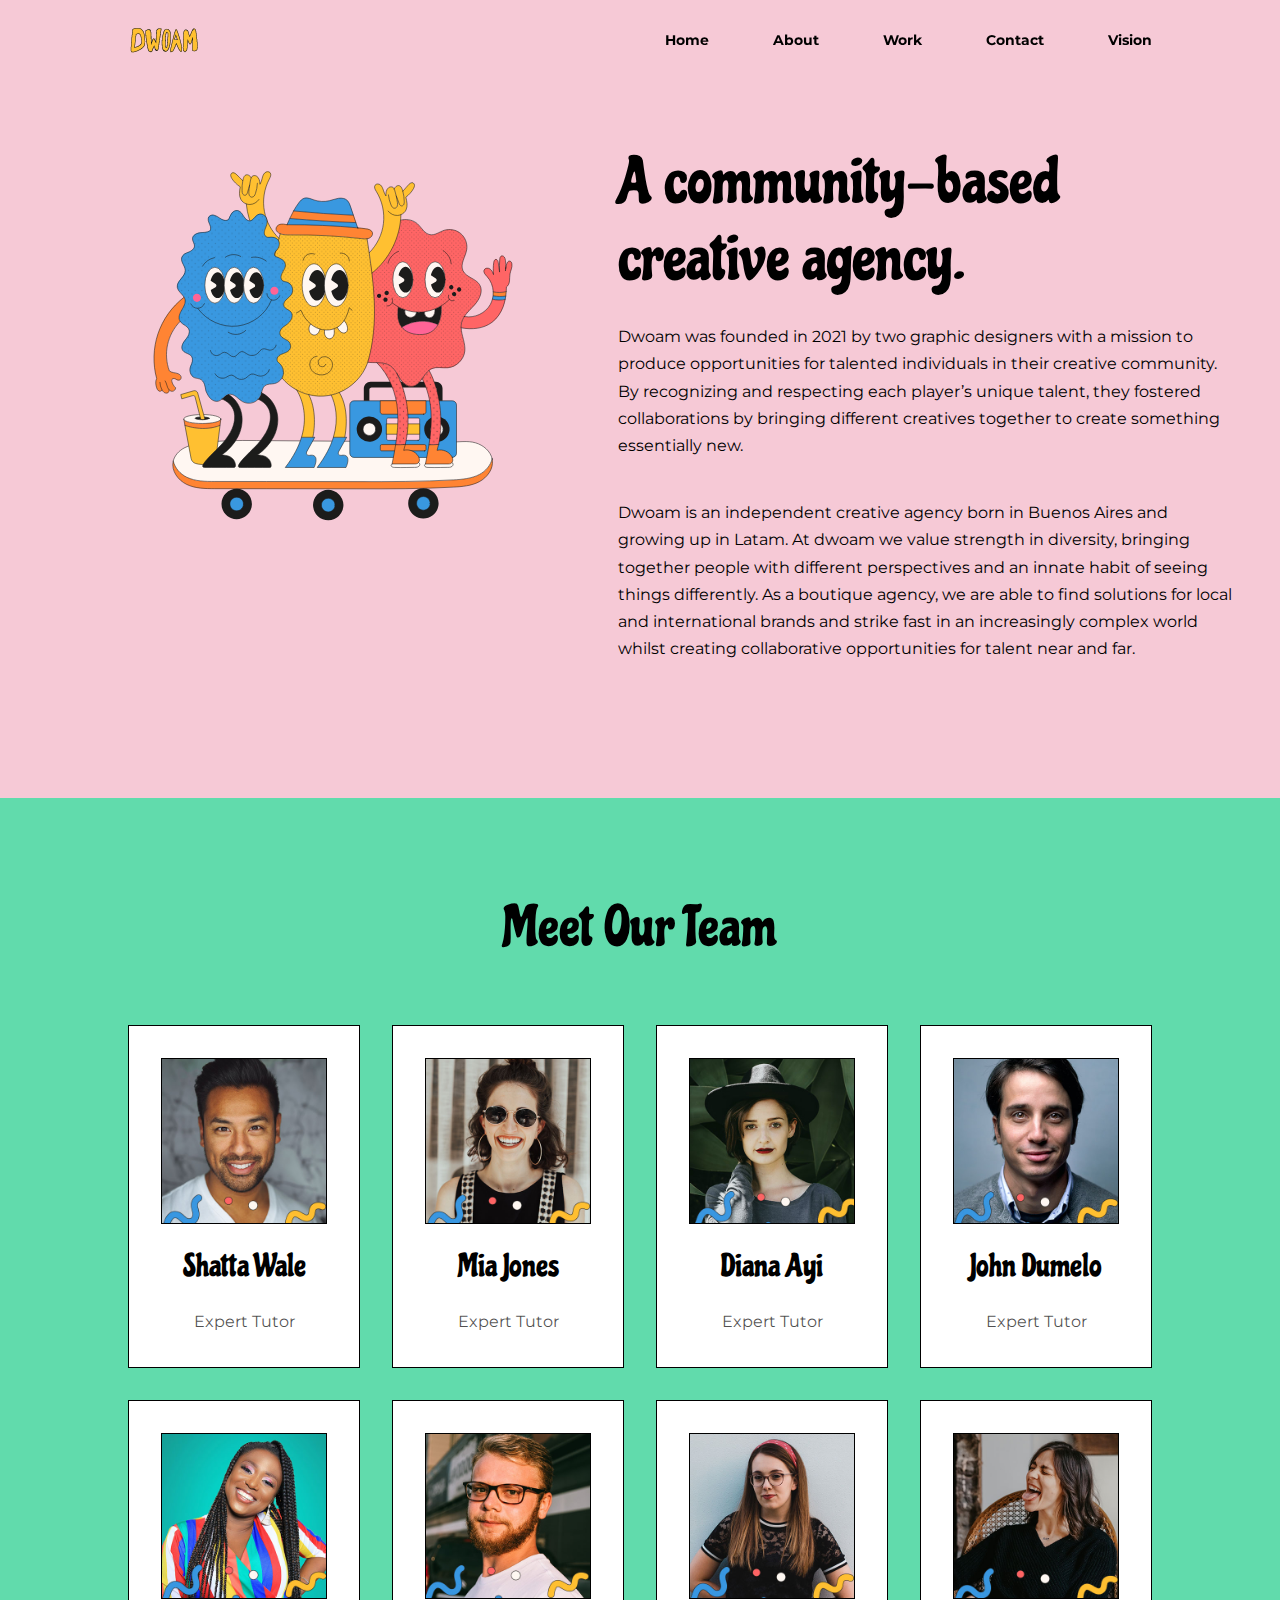
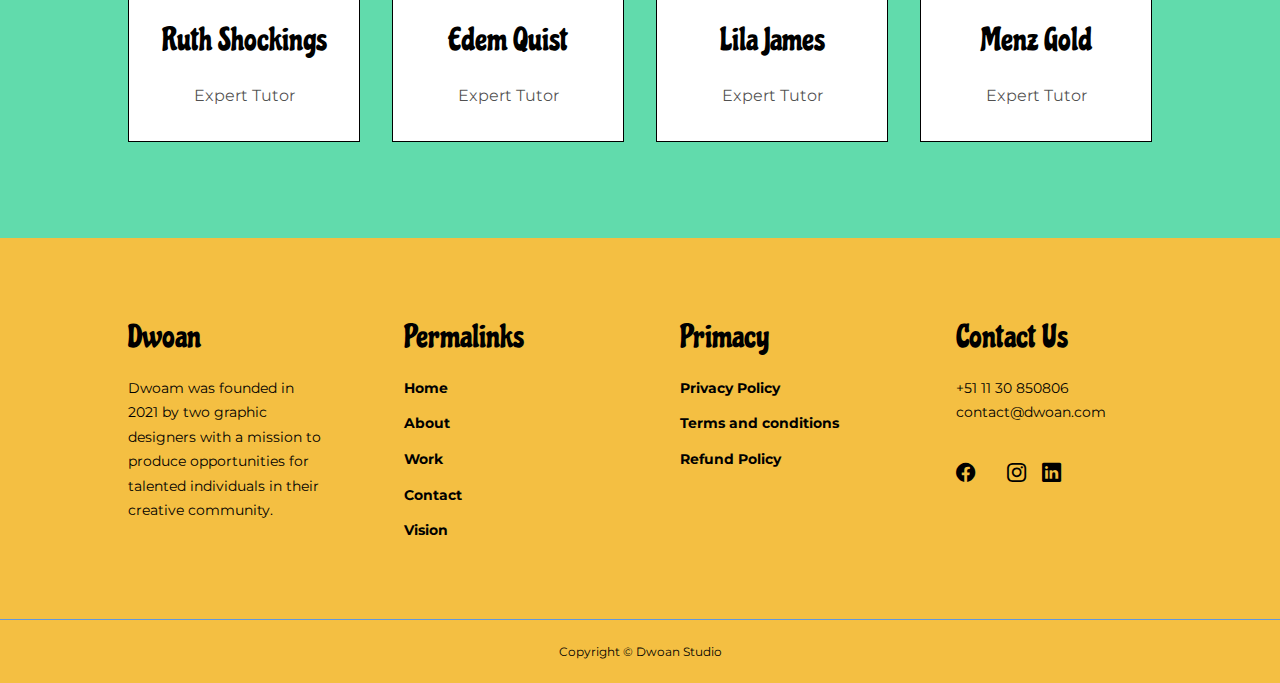
<file: about.html>
<!DOCTYPE html>
<html lang="en">

<head>
    <meta charset="UTF-8">
    <meta http-equiv="X-UA-Compatible" content="IE=edge">
    <meta name="viewport" content="width=device-width, initial-scale=1.0">
    <title>Dwoam</title>

    <!-- ICONSCOUT CDN -->
    <link rel="stylesheet" href="https://cdn.jsdelivr.net/npm/bootstrap-icons@1.8.1/font/bootstrap-icons.css">
    <link rel="shortcut icon" href="./images/favicon.png" type="favicon-dwoan">

    <!-- GOOGLE FONTS (MONTSERRAT-CHICLE) -->
    <link rel="preconnect" href="https://fonts.googleapis.com">
    <link rel="preconnect" href="https://fonts.gstatic.com" crossorigin>
    <link
        href="https://fonts.googleapis.com/css2?family=Chicle&family=Montserrat:wght@300;400;500;600;700;800;900&display=swap"
        rel="stylesheet">

    <link rel="stylesheet" href="./css/style.css">
    <link rel="stylesheet" href="./css/about.css">

</head>

<body>
    <nav>
        <div class="container nav__container">
            <a href="index.html"><img src="./images/logonav.png" alt="logo"></a>
            <ul class="nav__menu">
                <li><a href="index.html">Home</a></li>
                <li><a href="about.html">About</a></li>
                <li><a href="work.html">Work</a></li>
                <li><a href="contact.html">Contact</a></li>
                <li><a href="vision.html">Vision</a></li>
            </ul>
            <button id="open-menu-btn"><i class="uil uil-bars"></i></button>
            <button id="close-menu-btn"><i class="uil uil-multiply"></i></button>
        </div>
    </nav>
    <!--========================== END OF NAVBAR ============================-->






    <section class="about__achievements">
        <div class="container about__achievements-container">
            <div class="about__achievements-left">
                <img src="./images/about achievements.svg">
            </div>

            <div class="about__achievements-right">
                <h1>A community-based creative agency.</h1>
                <p>Dwoam was founded in 2021 by two graphic designers with a mission to produce opportunities for
                    talented individuals in their creative community. By recognizing and respecting each player’s unique
                    talent, they fostered collaborations by bringing different creatives together to create something
                    essentially new.</p>
                <p>
                    Dwoam is an independent creative agency born in Buenos Aires and growing up in Latam. At dwoam we
                    value strength in diversity, bringing together people with different perspectives and an innate
                    habit of seeing things differently. As a boutique agency, we are able to find solutions for local
                    and international brands and strike fast in an increasingly complex world whilst creating
                    collaborative opportunities for talent near and far.
                </p>
            </div>
        </div>
    </section>
    <!--========================== END OF ABOUT ============================-->








    <section class="team">
        <h2>Meet Our Team</h2>
        <div class="container team__container">
            <article class="team__member">
                <div class="team__member-image">
                    <img src="./images/tm1.jpg">
                </div>
                <div class="team__member-info">
                    <h4>Shatta Wale</h4>
                    <p>Expert Tutor</p>
                </div>
                <div class="team__member-socials">
                    <a href="https://instagram.com"><i class="uil uil-instagram"></i></a>
                    <a href="https://twitter.com"><i class="uil uil-twitter-alt"></i></a>
                    <a href="https://linkedin.com"><i class="uil uil-linkedin-alt"></i></a>
                </div>
            </article>

            <article class="team__member">
                <div class="team__member-image">
                    <img src="./images/tm2.jpg">
                </div>
                <div class="team__member-info">
                    <h4>Mia Jones</h4>
                    <p>Expert Tutor</p>
                </div>
                <div class="team__member-socials">
                    <a href="https://instagram.com"><i class="uil uil-instagram"></i></a>
                    <a href="https://twitter.com"><i class="uil uil-twitter-alt"></i></a>
                    <a href="https://linkedin.com"><i class="uil uil-linkedin-alt"></i></a>
                </div>
            </article>


            <article class="team__member">
                <div class="team__member-image">
                    <img src="./images/tm3.jpg">
                </div>
                <div class="team__member-info">
                    <h4>Diana Ayi</h4>
                    <p>Expert Tutor</p>
                </div>
                <div class="team__member-socials">
                    <a href="https://instagram.com"><i class="uil uil-instagram"></i></a>
                    <a href="https://twitter.com"><i class="uil uil-twitter-alt"></i></a>
                    <a href="https://linkedin.com"><i class="uil uil-linkedin-alt"></i></a>
                </div>
            </article>


            <article class="team__member">
                <div class="team__member-image">
                    <img src="./images/tm4.jpg">
                </div>
                <div class="team__member-info">
                    <h4>John Dumelo</h4>
                    <p>Expert Tutor</p>
                </div>
                <div class="team__member-socials">
                    <a href="https://instagram.com"><i class="uil uil-instagram"></i></a>
                    <a href="https://twitter.com"><i class="uil uil-twitter-alt"></i></a>
                    <a href="https://linkedin.com"><i class="uil uil-linkedin-alt"></i></a>
                </div>
            </article>


            <article class="team__member">
                <div class="team__member-image">
                    <img src="./images/tm5.jpg">
                </div>
                <div class="team__member-info">
                    <h4>Ruth Shockings</h4>
                    <p>Expert Tutor</p>
                </div>
                <div class="team__member-socials">
                    <a href="https://instagram.com"><i class="uil uil-instagram"></i></a>
                    <a href="https://twitter.com"><i class="uil uil-twitter-alt"></i></a>
                    <a href="https://linkedin.com"><i class="uil uil-linkedin-alt"></i></a>
                </div>
            </article>


            <article class="team__member">
                <div class="team__member-image">
                    <img src="./images/tm6.jpg">
                </div>
                <div class="team__member-info">
                    <h4>Edem Quist</h4>
                    <p>Expert Tutor</p>
                </div>
                <div class="team__member-socials">
                    <a href="https://instagram.com"><i class="uil uil-instagram"></i></a>
                    <a href="https://twitter.com"><i class="uil uil-twitter-alt"></i></a>
                    <a href="https://linkedin.com"><i class="uil uil-linkedin-alt"></i></a>
                </div>
            </article>


            <article class="team__member">
                <div class="team__member-image">
                    <img src="./images/tm7.jpg">
                </div>
                <div class="team__member-info">
                    <h4>Lila James</h4>
                    <p>Expert Tutor</p>
                </div>
                <div class="team__member-socials">
                    <a href="https://instagram.com"><i class="uil uil-instagram"></i></a>
                    <a href="https://twitter.com"><i class="uil uil-twitter-alt"></i></a>
                    <a href="https://linkedin.com"><i class="uil uil-linkedin-alt"></i></a>
                </div>
            </article>


            <article class="team__member">
                <div class="team__member-image">
                    <img src="./images/tm8.jpg">
                </div>
                <div class="team__member-info">
                    <h4>Menz Gold</h4>
                    <p>Expert Tutor</p>
                </div>
                <div class="team__member-socials">
                    <a href="https://instagram.com"><i class="uil uil-instagram"></i></a>
                    <a href="https://twitter.com"><i class="uil uil-twitter-alt"></i></a>
                    <a href="https://linkedin.com"><i class="uil uil-linkedin-alt"></i></a>
                </div>
            </article>
        </div>
    </section>
    <!--========================== END OF TEAM ============================-->







    <footer>
        <div class="container footer__container">
            <div class="footer__1">
                <a href="index.html" class="footer__logo">
                    <h4>Dwoan</h4>
                </a>
                <p>
                    Dwoam was founded in 2021 by two graphic designers with a mission to produce opportunities for
                    talented individuals in their creative community.
                </p>
            </div>

            <div class="footer__2">
                <h4>Permalinks</h4>
                <ul class="permalinks">
                    <li><a href="index.html">Home</a></li>
                    <li><a href="about.html">About</a></li>
                    <li><a href="work.html">Work</a></li>
                    <li><a href="contact.html">Contact</a></li>
                    <li><a href="vision.html">Vision</a></li>
                </ul>
            </div>

            <div class="footer__3">
                <h4>Primacy</h4>
                <ul class="privacy">
                    <li><a href="#">Privacy Policy</a></li>
                    <li><a href="#">Terms and conditions</a></li>
                    <li><a href="#">Refund Policy</a></li>
                </ul>
            </div>

            <div class="footer__4">
                <h4>Contact Us</h4>
                <div>
                    <p>+51 11 30 850806</p>
                    <p>contact@dwoan.com</p>
                </div>

                <ul class="footer__socials">
                    <li>
                        <a href="#"><i class="bi bi-facebook"></i>
                    </li>
                    <li>
                        <a href="#"><i class="bi bi-instagram"></i></a>
                    </li>
                    <li>
                        <a href="#"><i class="bi bi-linkedin"></i></a>
                    </li>
                </ul>
            </div>
        </div>
        <div class="footer__copyright">
            <small>Copyright &copy; Dwoan Studio</small>
        </div>
    </footer>


    <script src="./main.js"></script>
</body>

</html>
</file>
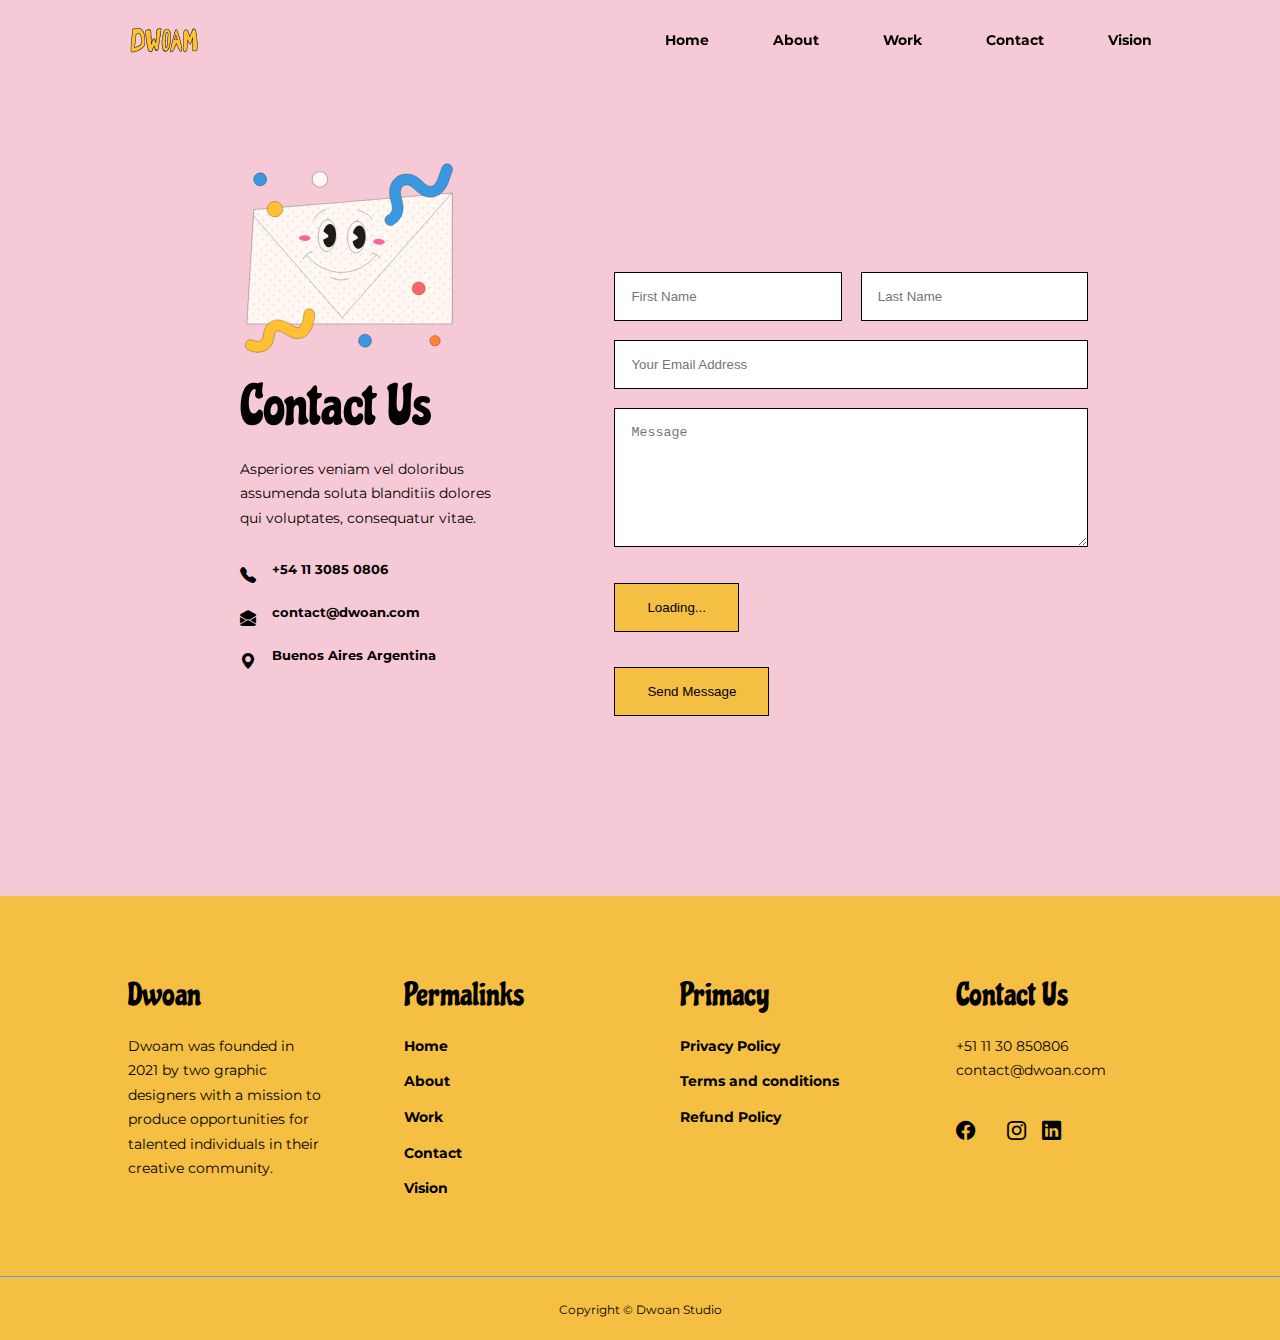
<file: contact.html>
<!DOCTYPE html>
<html lang="en">

<head>
  <meta charset="UTF-8">
  <meta http-equiv="X-UA-Compatible" content="IE=edge">
  <meta name="viewport" content="width=device-width, initial-scale=1.0">
  <title>Dwoam</title>

  <!-- ICONSCOUT CDN -->
  <link rel="stylesheet" href="https://cdn.jsdelivr.net/npm/bootstrap-icons@1.8.1/font/bootstrap-icons.css">
  <link rel="shortcut icon" href="./images/favicon.png" type="favicon-dwoan">
  <!-- Bootstrap CSS -->
  <link href="https://cdn.jsdelivr.net/npm/bootstrap@5.1.3/dist/css/bootstrap.min.css" rel="stylesheet" integrity="sha384-1BmE4kWBq78iYhFldvKuhfTAU6auU8tT94WrHftjDbrCEXSU1oBoqyl2QvZ6jIW3" crossorigin="anonymous">

  <!-- GOOGLE FONTS (MONTSERRAT-CHICLE) -->
  <link rel="preconnect" href="https://fonts.googleapis.com">
  <link rel="preconnect" href="https://fonts.gstatic.com" crossorigin>
  <link
    href="https://fonts.googleapis.com/css2?family=Chicle&family=Montserrat:wght@300;400;500;600;700;800;900&display=swap"
    rel="stylesheet">

  <link rel="stylesheet" href="./css/style.css">
  <link rel="stylesheet" href="./css/contact.css">

</head>

<body>
  <nav>
    <div class="container nav__container">
      <a href="index.html"><img src="./images/logonav.png" alt="logo"></a>
      <ul class="nav__menu">
        <li><a href="index.html">Home</a></li>
        <li><a href="about.html">About</a></li>
        <li><a href="work.html">Work</a></li>
        <li><a href="contact.html">Contact</a></li>
        <li><a href="vision.html">Vision</a></li>
      </ul>
      <button id="open-menu-btn"><i class="uil uil-bars"></i></button>
      <button id="close-menu-btn"><i class="uil uil-multiply"></i></button>
    </div>
  </nav>
  <!--========================== END OF NAVBAR ============================-->









  <section class="contact">
    <div class="container contact__container">
      <aside class="contact__aside">
        <div class="aside__image">
          <img src="./images/contact.svg">
        </div>
        <h2>Contact Us</h2>
        <p>
          Asperiores veniam vel doloribus assumenda soluta blanditiis dolores qui voluptates, consequatur vitae.
        </p>
        <ul class="contact__details">
          <li>
            <i class="bi bi-telephone-fill"></i>
            <h5>+54 11 3085 0806</h5>
          </li>
          <li>
            <i class="bi bi-envelope-open-fill"></i>
            <h5>contact@dwoan.com</h5>
          </li>
          <li>
            <i class="bi bi-geo-alt-fill"></i>
            <h5>Buenos Aires Argentina</h5>
          </li>
        </ul>
      </aside>




      <form action="https://formspree.io/f/xeqnevgj" method="POST" class="contact__form">
        <div class="form__name">
          <input type="text" name="First Name" placeholder="First Name" required>
          <input type="text" name="Last Name" placeholder="Last Name" required>
        </div>
        <input type="email" name="Email Address" placeholder="Your Email Address" required>
        <textarea name="Message" rows="7" placeholder="Message" required></textarea>
        
        <button class="btn btn-primary" type="button" disabled>
          <span class="spinner-border spinner-border-sm" role="status" aria-hidden="true"></span>
          Loading...
        </button>
        <button type="submit" class="btn btn-primary">Send Message</button>
      </form>
    </div>
  </section>

  










  <footer>
    <div class="container footer__container">
        <div class="footer__1">
            <a href="index.html" class="footer__logo">
                <h4>Dwoan</h4>
            </a>
            <p>
                Dwoam was founded in 2021 by two graphic designers with a mission to produce opportunities for
                talented individuals in their creative community.
            </p>
        </div>

        <div class="footer__2">
            <h4>Permalinks</h4>
            <ul class="permalinks">
                <li><a href="index.html">Home</a></li>
                <li><a href="about.html">About</a></li>
                <li><a href="work.html">Work</a></li>
                <li><a href="contact.html">Contact</a></li>
                <li><a href="vision.html">Vision</a></li>
            </ul>
        </div>

        <div class="footer__3">
            <h4>Primacy</h4>
            <ul class="privacy">
                <li><a href="#">Privacy Policy</a></li>
                <li><a href="#">Terms and conditions</a></li>
                <li><a href="#">Refund Policy</a></li>
            </ul>
        </div>

        <div class="footer__4">
            <h4>Contact Us</h4>
            <div>
                <p>+51 11 30 850806</p>
                <p>contact@dwoan.com</p>
            </div>

            <ul class="footer__socials">
                <li>
                    <a href="#"><i class="bi bi-facebook"></i>
                </li>
                <li>
                    <a href="#"><i class="bi bi-instagram"></i></a>
                </li>
                <li>
                    <a href="#"><i class="bi bi-linkedin"></i></a>
                </li>
            </ul>
        </div>
    </div>
    <div class="footer__copyright">
        <small>Copyright &copy; Dwoan Studio</small>
    </div>
</footer>

  <script src="./main.js"></script>
</body>

</html>
</file>
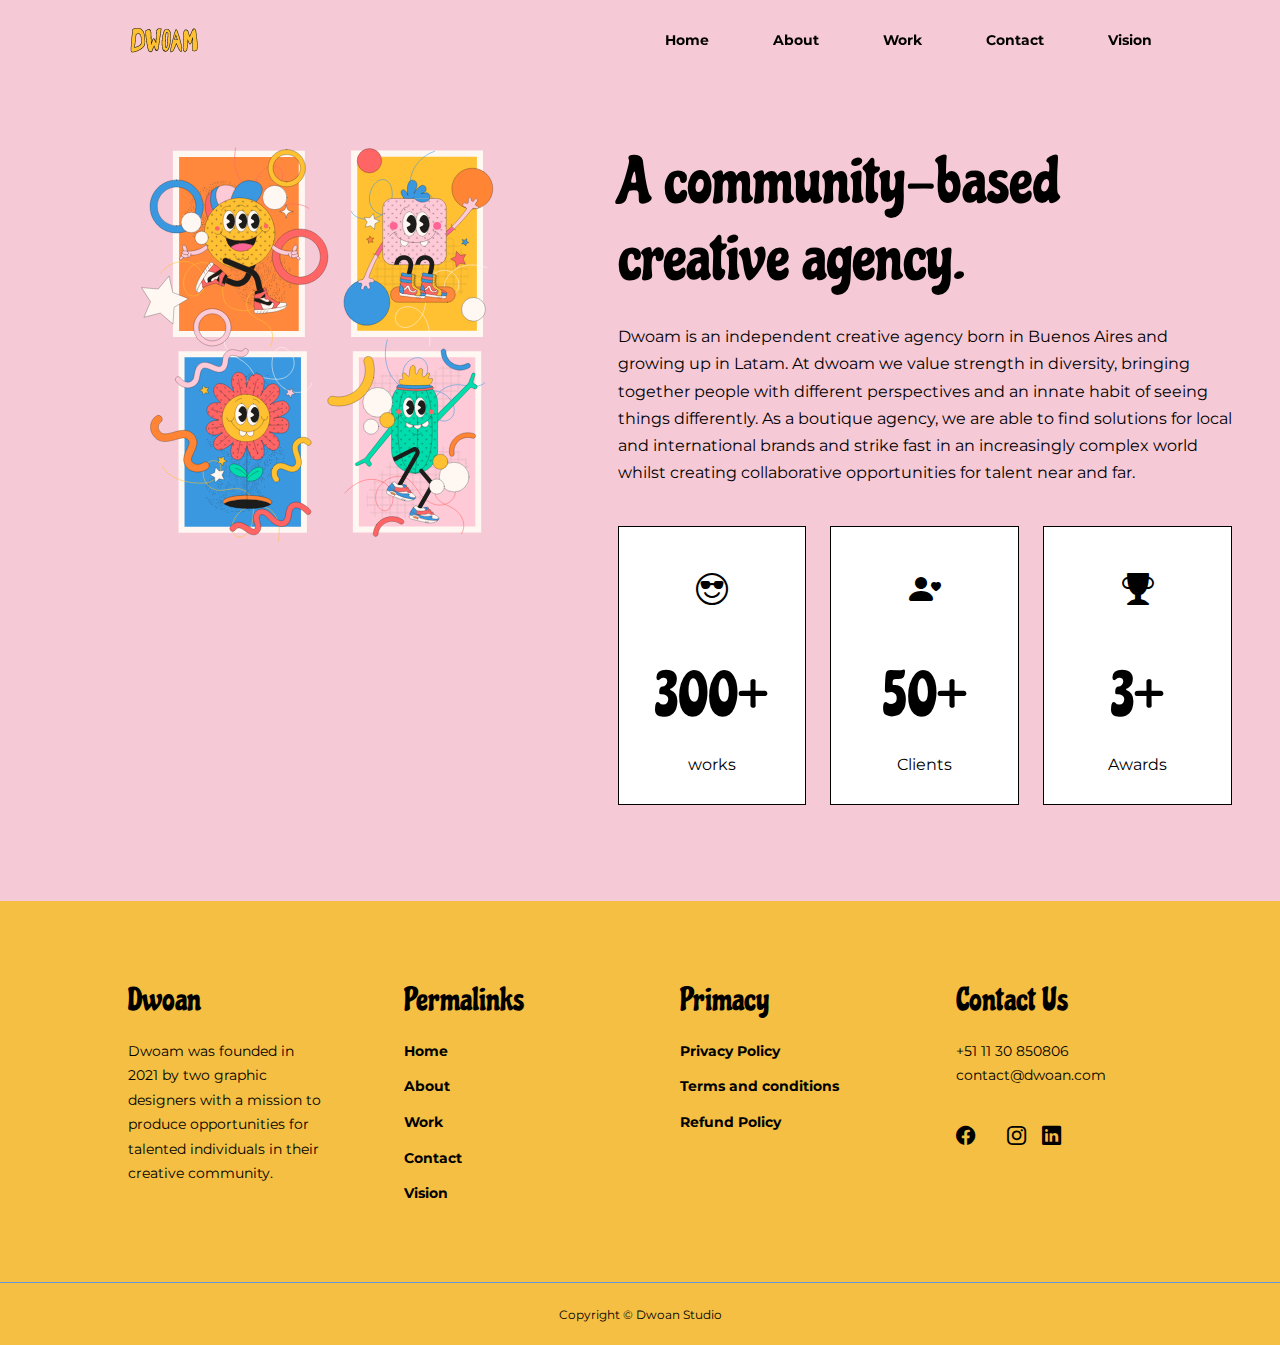
<file: vision.html>
<!DOCTYPE html>
<html lang="en">

<head>
  <meta charset="UTF-8">
  <meta http-equiv="X-UA-Compatible" content="IE=edge">
  <meta name="viewport" content="width=device-width, initial-scale=1.0">
  <title>Dwoam</title>

  <!-- ICONSCOUT CDN -->
  <link rel="stylesheet" href="https://cdn.jsdelivr.net/npm/bootstrap-icons@1.8.1/font/bootstrap-icons.css">
  <link rel="shortcut icon" href="./images/favicon.png" type="favicon-dwoan">

  <!-- GOOGLE FONTS (MONTSERRAT-CHICLE) -->
  <link rel="preconnect" href="https://fonts.googleapis.com">
  <link rel="preconnect" href="https://fonts.gstatic.com" crossorigin>
  <link
    href="https://fonts.googleapis.com/css2?family=Chicle&family=Montserrat:wght@300;400;500;600;700;800;900&display=swap"
    rel="stylesheet">

  <link rel="stylesheet" href="./css/style.css">
  <link rel="stylesheet" href="./css/vision.css">

</head>

<body>
  <nav>
    <div class="container nav__container">
      <a href="index.html"><img src="./images/logonav.png" alt="logo"></a>
      <ul class="nav__menu">
        <li><a href="index.html">Home</a></li>
        <li><a href="about.html">About</a></li>
        <li><a href="work.html">Work</a></li>
        <li><a href="contact.html">Contact</a></li>
        <li><a href="vision.html">Vision</a></li>
      </ul>
      <button id="open-menu-btn"><i class="uil uil-bars"></i></button>
      <button id="close-menu-btn"><i class="uil uil-multiply"></i></button>
    </div>
  </nav>
  <!--========================== END OF NAVBAR ============================-->






  <section class="vision__achievements">
    <div class="container vision__achievements-container">
      <div class="vision__achievements-left">
        <img src="./images/vision-achievements.svg">
      </div>

      <div class="vision__achievements-right">
        <h1>A community-based creative agency.</h1>
        <p>
          Dwoam is an independent creative agency born in Buenos Aires and growing up in Latam. At dwoam we value
          strength in diversity, bringing together people with different perspectives and an innate habit of seeing
          things differently. As a boutique agency, we are able to find solutions for local and international brands and
          strike fast in an increasingly complex world whilst creating collaborative opportunities for talent near and
          far.
        </p>
        <div class="achievements__cards">
          <article class="achievement__card">
            <span class="achievement__icon">
            <i class="bi bi-emoji-sunglasses"></i>
            </span>
            <h3>300+</h3>
            <p>works</p>
          </article>

          <article class="achievement__card">
            <span class="achievement__icon">
              <i class="bi bi-person-heart"></i>
            </span>
            <h3>50+</h3>
            <p>Clients</p>
          </article>

          <article class="achievement__card">
            <span class="achievement__icon">
              <i class="bi bi-trophy-fill"></i>
            </span>
            <h3>3+</h3>
            <p>Awards</p>
          </article>

        </div>
      </div>
    </div>
  </section>
  <!--========================== END OF VISION ============================-->









  <footer>
    <div class="container footer__container">
        <div class="footer__1">
            <a href="index.html" class="footer__logo">
                <h4>Dwoan</h4>
            </a>
            <p>
                Dwoam was founded in 2021 by two graphic designers with a mission to produce opportunities for
                talented individuals in their creative community.
            </p>
        </div>

        <div class="footer__2">
            <h4>Permalinks</h4>
            <ul class="permalinks">
                <li><a href="index.html">Home</a></li>
                <li><a href="about.html">About</a></li>
                <li><a href="work.html">Work</a></li>
                <li><a href="contact.html">Contact</a></li>
                <li><a href="vision.html">Vision</a></li>
            </ul>
        </div>

        <div class="footer__3">
            <h4>Primacy</h4>
            <ul class="privacy">
                <li><a href="#">Privacy Policy</a></li>
                <li><a href="#">Terms and conditions</a></li>
                <li><a href="#">Refund Policy</a></li>
            </ul>
        </div>

        <div class="footer__4">
            <h4>Contact Us</h4>
            <div>
                <p>+51 11 30 850806</p>
                <p>contact@dwoan.com</p>
            </div>

            <ul class="footer__socials">
                <li>
                    <a href="#"><i class="bi bi-facebook"></i>
                </li>
                <li>
                    <a href="#"><i class="bi bi-instagram"></i></a>
                </li>
                <li>
                    <a href="#"><i class="bi bi-linkedin"></i></a>
                </li>
            </ul>
        </div>
    </div>
    <div class="footer__copyright">
        <small>Copyright &copy; Dwoan Studio</small>
    </div>
</footer>


  <script src="./main.js"></script>
</body>

</html>
</file>
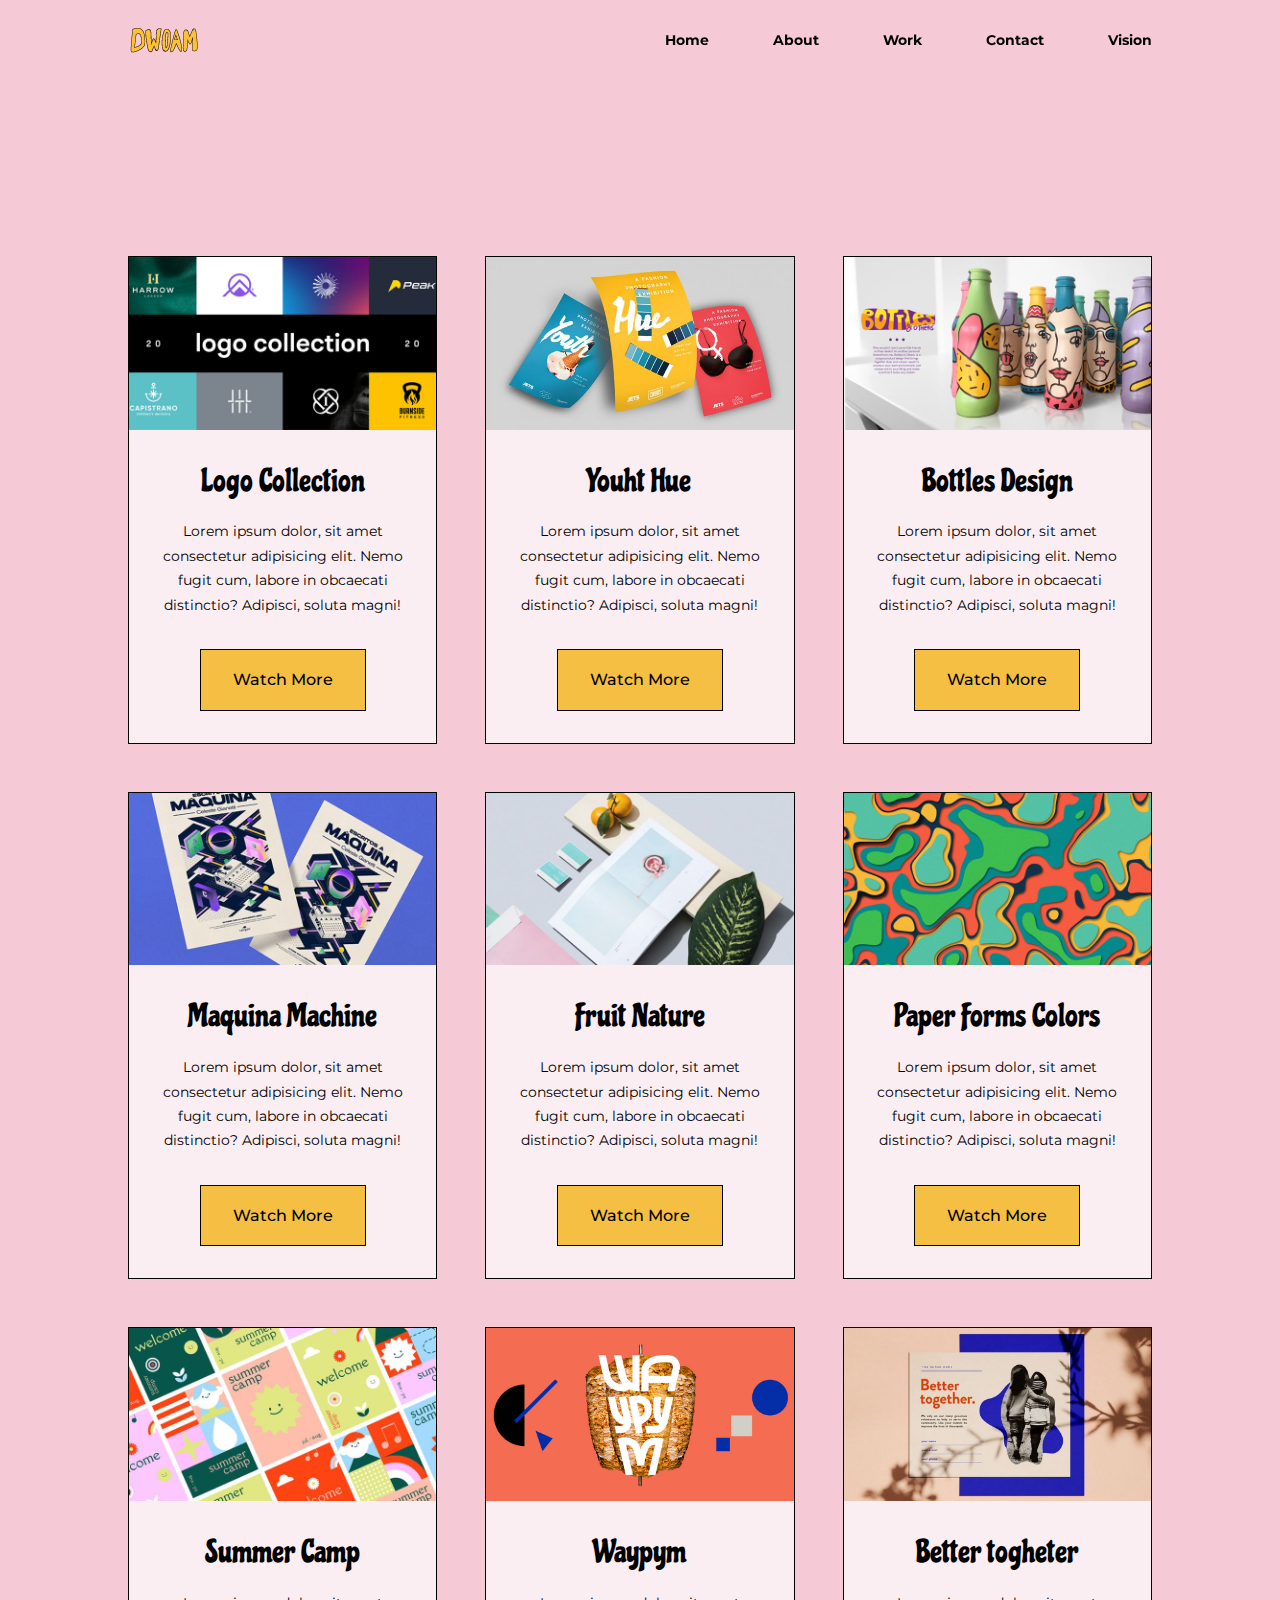
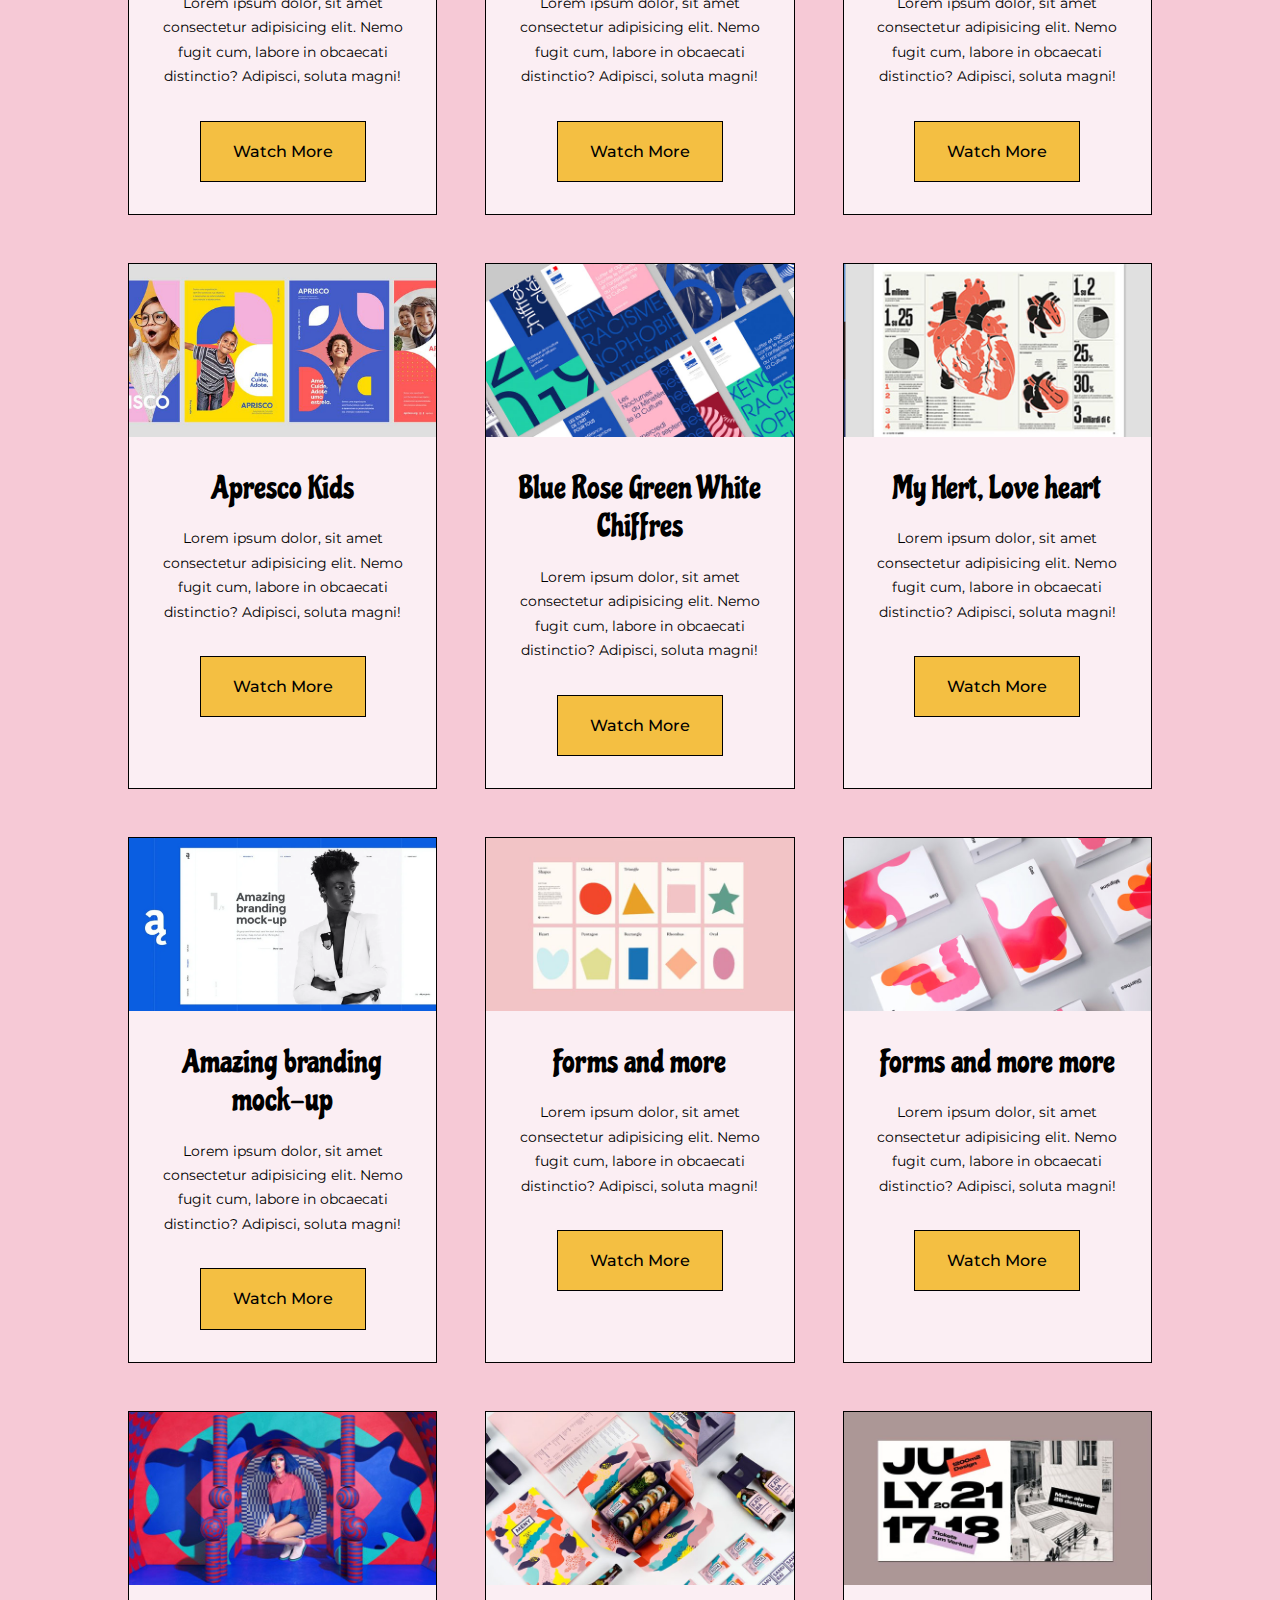
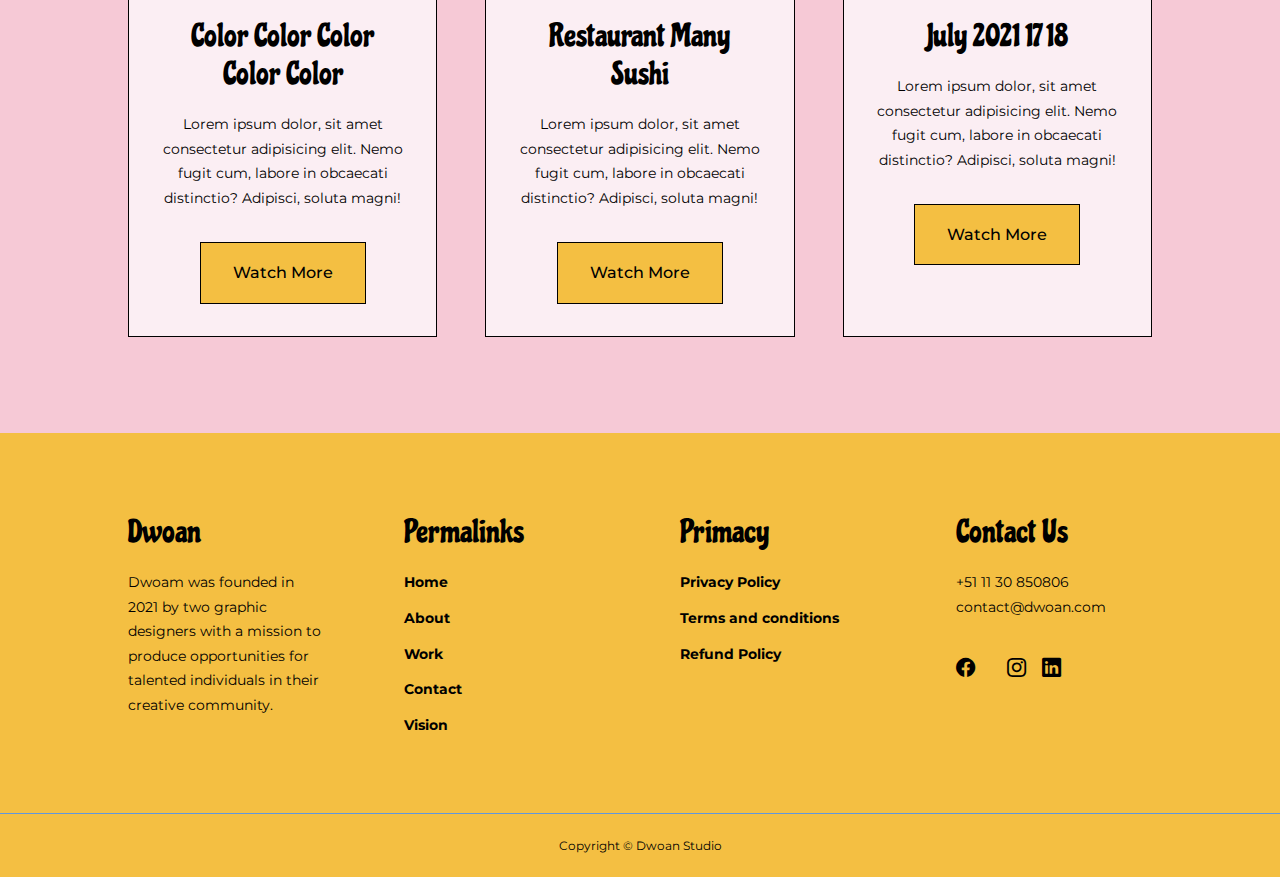
<file: work.html>
<!DOCTYPE html>
<html lang="en">

<head>
  <meta charset="UTF-8">
  <meta http-equiv="X-UA-Compatible" content="IE=edge">
  <meta name="viewport" content="width=device-width, initial-scale=1.0">
  <title>Dwoam</title>
  <!-- ICONSCOUT CDN -->
  <link rel="stylesheet" href="https://cdn.jsdelivr.net/npm/bootstrap-icons@1.8.1/font/bootstrap-icons.css">
  <link rel="shortcut icon" href="./images/favicon.png" type="favicon-dwoan">

  <!-- GOOGLE FONTS (MONTSERRAT-CHICLE) -->
  <link rel="preconnect" href="https://fonts.googleapis.com">
  <link rel="preconnect" href="https://fonts.gstatic.com" crossorigin>
  <link
    href="https://fonts.googleapis.com/css2?family=Chicle&family=Montserrat:wght@300;400;500;600;700;800;900&display=swap"
    rel="stylesheet">

  <!-- STYLESHEETS -->
  <link rel="stylesheet" href="./css/style.css">
</head>

<body>
  <nav>
    <div class="container nav__container">
      <a href="index.html"><img src="./images/logonav.png" alt="logo"></a>
      <ul class="nav__menu">
        <li><a href="index.html">Home</a></li>
        <li><a href="about.html">About</a></li>
        <li><a href="work.html">Work</a></li>
        <li><a href="contact.html">Contact</a></li>
        <li><a href="vision.html">Vision</a></li>
      </ul>
      <button id="open-menu-btn"><i class="uil uil-bars"></i></button>
      <button id="close-menu-btn"><i class="uil uil-multiply"></i></button>
    </div>
  </nav>
  <!--====================== END OF NAV =====================-->







  <section class="works">
    <div class="container works__container">
      <article class="work">
        <div class="work__image">
          <img src="./images/work1.jpg" />
        </div>
        <div class="work__info">
          <h4>Logo Collection</h4>
          <p>
            Lorem ipsum dolor, sit amet consectetur adipisicing elit. Nemo fugit cum, labore in obcaecati distinctio?
            Adipisci, soluta magni!
          </p>
          <a href="#" class="btn btn-primary">Watch More</a>
        </div>
      </article>


      <article class="work">
        <div class="work__image">
          <img src="./images/work2.jpg" />
        </div>
        <div class="work__info">
          <h4>Youht Hue</h4>
          <p>
            Lorem ipsum dolor, sit amet consectetur adipisicing elit. Nemo fugit cum, labore in obcaecati distinctio?
            Adipisci, soluta magni!
          </p>
          <a href="#" class="btn btn-primary">Watch More</a>
        </div>
      </article>

      <article class="work">
        <div class="work__image">
          <img src="./images/work3.jpg" />
        </div>
        <div class="work__info">
          <h4>Bottles Design</h4>
          <p>
            Lorem ipsum dolor, sit amet consectetur adipisicing elit. Nemo fugit cum, labore in obcaecati distinctio?
            Adipisci, soluta magni!
          </p>
          <a href="#" class="btn btn-primary">Watch More</a>
        </div>
      </article>

      <article class="work">
        <div class="work__image">
          <img src="./images/work4.jpg" />
        </div>
        <div class="work__info">
          <h4>Maquina Machine</h4>
          <p>
            Lorem ipsum dolor, sit amet consectetur adipisicing elit. Nemo fugit cum, labore in obcaecati distinctio?
            Adipisci, soluta magni!
          </p>
          <a href="#" class="btn btn-primary">Watch More</a>
        </div>
      </article>

      <article class="work">
        <div class="work__image">
          <img src="./images/work5.jpg" />
        </div>
        <div class="work__info">
          <h4>Fruit Nature</h4>
          <p>
            Lorem ipsum dolor, sit amet consectetur adipisicing elit. Nemo fugit cum, labore in obcaecati distinctio?
            Adipisci, soluta magni!
          </p>
          <a href="#" class="btn btn-primary">Watch More</a>
        </div>
      </article>

      <article class="work">
        <div class="work__image">
          <img src="./images/work6.jpg" />
        </div>
        <div class="work__info">
          <h4>Paper Forms Colors</h4>
          <p>
            Lorem ipsum dolor, sit amet consectetur adipisicing elit. Nemo fugit cum, labore in obcaecati distinctio?
            Adipisci, soluta magni!
          </p>
          <a href="#" class="btn btn-primary">Watch More</a>
        </div>
      </article>

      <article class="work">
        <div class="work__image">
          <img src="./images/work7.jpg" />
        </div>
        <div class="work__info">
          <h4>Summer Camp</h4>
          <p>
            Lorem ipsum dolor, sit amet consectetur adipisicing elit. Nemo fugit cum, labore in obcaecati distinctio?
            Adipisci, soluta magni!
          </p>
          <a href="#" class="btn btn-primary">Watch More</a>
        </div>
      </article>

      <article class="work">
        <div class="work__image">
          <img src="./images/work8.jpg" />
        </div>
        <div class="work__info">
          <h4>Waypym</h4>
          <p>
            Lorem ipsum dolor, sit amet consectetur adipisicing elit. Nemo fugit cum, labore in obcaecati distinctio?
            Adipisci, soluta magni!
          </p>
          <a href="#" class="btn btn-primary">Watch More</a>
        </div>
      </article>

      <article class="work">
        <div class="work__image">
          <img src="./images/work9.jpg" />
        </div>
        <div class="work__info">
          <h4>Better togheter</h4>
          <p>
            Lorem ipsum dolor, sit amet consectetur adipisicing elit. Nemo fugit cum, labore in obcaecati distinctio?
            Adipisci, soluta magni!
          </p>
          <a href="#" class="btn btn-primary">Watch More</a>
        </div>
      </article>

      <article class="work">
        <div class="work__image">
          <img src="./images/work10.jpg" />
        </div>
        <div class="work__info">
          <h4>Apresco Kids</h4>
          <p>
            Lorem ipsum dolor, sit amet consectetur adipisicing elit. Nemo fugit cum, labore in obcaecati distinctio?
            Adipisci, soluta magni!
          </p>
          <a href="#" class="btn btn-primary">Watch More</a>
        </div>
      </article>

      <article class="work">
        <div class="work__image">
          <img src="./images/work11.jpg" />
        </div>
        <div class="work__info">
          <h4>Blue Rose Green White Chiffres</h4>
          <p>
            Lorem ipsum dolor, sit amet consectetur adipisicing elit. Nemo fugit cum, labore in obcaecati distinctio?
            Adipisci, soluta magni!
          </p>
          <a href="#" class="btn btn-primary">Watch More</a>
        </div>
      </article>

      <article class="work">
        <div class="work__image">
          <img src="./images/work12.jpg" />
        </div>
        <div class="work__info">
          <h4>My Hert, Love heart</h4>
          <p>
            Lorem ipsum dolor, sit amet consectetur adipisicing elit. Nemo fugit cum, labore in obcaecati distinctio?
            Adipisci, soluta magni!
          </p>
          <a href="#" class="btn btn-primary">Watch More</a>
        </div>
      </article>

      <article class="work">
        <div class="work__image">
          <img src="./images/work13.jpg" />
        </div>
        <div class="work__info">
          <h4>Amazing branding mock-up</h4>
          <p>
            Lorem ipsum dolor, sit amet consectetur adipisicing elit. Nemo fugit cum, labore in obcaecati distinctio?
            Adipisci, soluta magni!
          </p>
          <a href="#" class="btn btn-primary">Watch More</a>
        </div>
      </article>

      <article class="work">
        <div class="work__image">
          <img src="./images/work14.jpg" />
        </div>
        <div class="work__info">
          <h4>Forms and more</h4>
          <p>
            Lorem ipsum dolor, sit amet consectetur adipisicing elit. Nemo fugit cum, labore in obcaecati distinctio?
            Adipisci, soluta magni!
          </p>
          <a href="#" class="btn btn-primary">Watch More</a>
        </div>
      </article>

      <article class="work">
        <div class="work__image">
          <img src="./images/work15.jpg" />
        </div>
        <div class="work__info">
          <h4>Forms and more more</h4>
          <p>
            Lorem ipsum dolor, sit amet consectetur adipisicing elit. Nemo fugit cum, labore in obcaecati distinctio?
            Adipisci, soluta magni!
          </p>
          <a href="#" class="btn btn-primary">Watch More</a>
        </div>
      </article>

      <article class="work">
        <div class="work__image">
          <img src="./images/work16.jpg" />
        </div>
        <div class="work__info">
          <h4>Color Color Color Color Color</h4>
          <p>
            Lorem ipsum dolor, sit amet consectetur adipisicing elit. Nemo fugit cum, labore in obcaecati distinctio?
            Adipisci, soluta magni!
          </p>
          <a href="#" class="btn btn-primary">Watch More</a>
        </div>
      </article>

      <article class="work">

        <div class="work__image">
          <img src="./images/work17.jpg" />
        </div>
        <div class="work__info">
          <h4>Restaurant Many Sushi</h4>
          <p>
            Lorem ipsum dolor, sit amet consectetur adipisicing elit. Nemo fugit cum, labore in obcaecati distinctio?
            Adipisci, soluta magni!
          </p>
          <a href="#" class="btn btn-primary">Watch More</a>
        </div>
      </article>

      <article class="work">
        <div class="work__image">
          <img src="./images/work18.jpg" />
        </div>
        <div class="work__info">
          <h4>July 2021 17 18</h4>
          <p>
            Lorem ipsum dolor, sit amet consectetur adipisicing elit. Nemo fugit cum, labore in obcaecati distinctio?
            Adipisci, soluta magni!
          </p>
          <a href="#" class="btn btn-primary">Watch More</a>
        </div>
      </article>

    </div>
  </section>
  <!--================== END OF WORKS ==================-->










  <footer>
    <div class="container footer__container">
        <div class="footer__1">
            <a href="index.html" class="footer__logo">
                <h4>Dwoan</h4>
            </a>
            <p>
                Dwoam was founded in 2021 by two graphic designers with a mission to produce opportunities for
                talented individuals in their creative community.
            </p>
        </div>

        <div class="footer__2">
            <h4>Permalinks</h4>
            <ul class="permalinks">
                <li><a href="index.html">Home</a></li>
                <li><a href="about.html">About</a></li>
                <li><a href="work.html">Work</a></li>
                <li><a href="contact.html">Contact</a></li>
                <li><a href="vision.html">Vision</a></li>
            </ul>
        </div>

        <div class="footer__3">
            <h4>Primacy</h4>
            <ul class="privacy">
                <li><a href="#">Privacy Policy</a></li>
                <li><a href="#">Terms and conditions</a></li>
                <li><a href="#">Refund Policy</a></li>
            </ul>
        </div>

        <div class="footer__4">
            <h4>Contact Us</h4>
            <div>
                <p>+51 11 30 850806</p>
                <p>contact@dwoan.com</p>
            </div>

            <ul class="footer__socials">
                <li>
                    <a href="#"><i class="bi bi-facebook"></i>
                </li>
                <li>
                    <a href="#"><i class="bi bi-instagram"></i></a>
                </li>
                <li>
                    <a href="#"><i class="bi bi-linkedin"></i></a>
                </li>
            </ul>
        </div>
    </div>
    <div class="footer__copyright">
        <small>Copyright &copy; Dwoan Studio</small>
    </div>
</footer>


  <script src="./main.js"></script>
</body>

</html>
</file>
<file: css/style.css>
* {
  margin: 0;
  padding: 0;
  border: 0;
  outline: 0;
  text-decoration: none;
  list-style: none;
  box-sizing: border-box;
}

:root {
  --color-primary: #f26493;
  --color-success: #61DBAC;
  --color-warning: #f4bf42;
  --color-danger: #ef6565;
  --color-danger-variant: rgba(247, 88, 66, 0.4);
  --color-white: #fff;
  --color-light: rgba(3, 1, 1, 0.7);
  --color-black: #000;
  --color-bg: #f6c9d6;
  --color-bg1: #61dbac;
  --color-bg2: #6197dd;
  --color-bg3: #fbeef3;

  --container-width-lg: 80%;
  --container-width-md: 90%;
  --container-width-sm: 94%;

  --transition: all 400ms ease;
}

body {
  font-family: 'Chicle', cursive;
  font-family: 'Montserrat', sans-serif;
  line-height: 1.7;
  color: var(--color-black);
  background: var(--color-bg);
}

.container {
  width: var(--container-width-lg);
  margin: 0 auto;
}

section {
  padding: 6rem 0;
}

section h2 {
  text-align: center;
  margin-bottom: 4rem;
}

h1,
h2,
h3,
h4,
h5 {
  line-height: 1.2;
}

h1 {
  font-size: 4rem;
  font-family: 'Chicle', cursive;
  color: var(--color-black);
  font-weight: lighter;
}

h2 {
  font-size: 3.5rem;
  font-family: 'Chicle', cursive;
  font-weight: lighter;
}

h3 {
  font-size: 4rem;
  font-family: 'Chicle', cursive;
  font-weight: lighter;
}

h4 {
  font-size: 2rem;
  font-family: 'Chicle', cursive;
  font-weight: lighter;

}

a {
  color: var(--color-black);
  font-weight: bold;
}

img {
  width: 100%;
  display: block;
  object-fit: cover;
}

.btn {
  display: inline-block;
  background: var(--color-warning);
  color: var(--color-black);
  padding: 1rem 2rem;
  border: 1px solid;


  font-weight: 500;
  transition: var(--transition);
}

.btn:hover {
  background: var(--color-success);
  color: var(--color-black);
  border-color: var(--color-black);
  transform: rotate(-10deg);
}

.btn-primary {
  background: var(--color-warning);
  color: var(--color-black);
}

/* =================== NAVBAR ===================== */
nav {
  background: transparent;
  width: 100vw;
  height: 5rem;
  position: fixed;
  top: 0;
  z-index: 11;
}

/* se uso javascript */
.window-scroll {
  background: var(--color-primary);
  border: 1px solid;
  border-color: var(--color-black);
}

.nav__container {
  height: 100%;
  display: flex;
  justify-content: space-between;
  align-items: center;
}

nav button {
  display: none;
}

.nav__menu {
  display: flex;
  align-items: center;
  gap: 4rem;
}

.nav__menu a {
  font-size: 0.9rem;
  transition: var(--transition);
}

.nav__menu a:hover {
  color: var(--color-black);
  font-family: 'Chicle', cursive;
  font-size: 1.5rem;
}

/* =================== HEADER ===================== */
header {
  position: relative;
  top: 5rem;
  overflow: hidden;
  height: 70vh;
  margin-bottom: 5rem;
}

.header__container {
  display: grid;
  grid-template-columns: 1fr 1fr;
  align-items: center;
  gap: 5rem;
  height: 100%;
}

.header__left p {
  margin: 1rem 0 2.4rem;
}

/* =================== CATEGORIES ===================== */
.categories {
  background: var(--color-bg1);
  height: 32rem;
}

.categories h1 {
  line-height: 1;
  margin-bottom: 3rem;
}

.categories__container {
  display: grid;
  grid-template-columns: 40% 60%;
}

.categories__left {
  margin-right: 4rem;
}

.categories__left p {
  margin: 1rem 0 3rem;
}

.categories__right {
  display: grid;
  grid-template-columns: repeat(3, 1fr);
  gap: 1.2rem;
}

.category {
  background: var(--color-white);
  padding: 2rem;
  border-color: var(--color-black);
  transition: var(--transition);
  border: 1px solid;
}

.category:hover {
  cursor: pointer;
  transform: scale(1.03);
  background: var(--color-bg3);
  transition: all 1s case;
  z-index: 1;
  transform: rotate(-15deg);

}

.categories h1 {
  line-height: 1;
  margin-bottom: 3rem;

}

.categories__container {
  display: grid;
  grid-template-columns: 50% 50%;
  gap: 4rem;
}

.categories__left p {
  margin: 1rem 0 3rem;
}


.categories__right {
  display: grid;
  grid-template-columns: repeat(2, 1fr);
  gap: 2rem;
}

.category {
  background: var(--color-white);
  padding: 2rem;
  border-color: var(--color-black);
  border: 1px solid;
  transition: var(--transition);
}




.category h5 {
  margin: 2rem 0 1rem;
  font-family: 'Chicle', cursive;
  font-size: 2.5rem;
  font-weight: lighter;
}

.category p {
  font-size: 0.85rem;
}

.category__icon {
  background: var(--color-primary);
  padding: 0.7rem;
  border-radius: 0.9rem;
}

.category h5 {
  margin: 2rem 0 1rem;
}

.category p {
  font-size: 0.85rem;
}

/* =================== POPULAR WORKS ===================== */
.works {
  margin-top: 10rem;
}

.works__container {
  display: grid;
  grid-template-columns: repeat(3, 1fr);
  gap: 3rem;
}

.work {
  background: var(--color-bg3);
  text-align: center;
  border: 1px solid;
  transition: var(--transition);
}

.work:hover {
  background: var(--color-bg3);
  border-color: var(--color-black);
  transform: scale(110%);
  transition: all 1s case;
}

.work__info {
  padding: 2rem;
}

.work__info p {
  margin: 1.2rem 0 2rem;
  font-size: 0.9rem;
}

/* =================== FAQs ===================== */
.faqs {
  background: var(--color-bg2);

}

.faqs__container {
  display: grid;
  grid-template-columns: 1fr 1fr;
  gap: 1rem;
}

.faq {
  padding: 1.5rem;
  display: flex;
  align-items: center;
  gap: 1.4rem;
  height: fit-content;
  background: var(--color-white);
  cursor: pointer;
  border: 1px solid;
  border-color: var(--color-black);
}

.faq:hover {
  background: var(--color-bg3);
  border-color: var(--color-black);
  transform: rotate(-1deg);
  transition: all 1s case;
}

.faq h4 {
  font-size: 1.5rem;
  line-height: 2.2;
}

.faq__icon {
  align-self: flex-start;
  font-size: 3rem;
  color: var(--color-danger);
  font-family: 'Chicle', cursive;
}

.faq p {
  margin-top: 0.8rem;
  display: none;
}

.faq.open p {
  display: block;
}



/* =================== FOOTER ===================== */
footer {
  background: var(--color-warning);
  padding-top: 5rem;
  font-size: 0.9rem;
}

.footer__container {
  display: grid;
  grid-template-columns: repeat(4, 1fr);
  gap: 5rem;
}

.footer__container>div h4 {
  margin-bottom: 1.2rem;
}

.footer__1 p {
  margin: 0 0 2rem;
}

footer ul li {
  margin-bottom: 0.7rem;
}

footer ul li a:hover {
  text-decoration: underline;
}

.footer__socials {
  display: flex;
  gap: 1rem;
  font-size: 1.2rem;
  margin-top: 2rem;
}

.footer__copyright {
  text-align: center;
  margin-top: 4rem;
  padding: 1.2rem 0;
  border-top: 1px solid var(--color-bg2);
}

/* ===================== MEDIA QUERIES (TABLETS) ==================== */
@media screen and (max-width: 1024px) {
  .container {
    width: var(--container-width-md);
  }

  h1 {
    font-size: 2.2rem;
  }

  h2 {
    font-size: 1.7rem;
  }

  h3 {
    font-size: 1.4rem;
  }

  h4 {
    font-size: 1.2rem;
  }

  /* ====================== NAVBAR ===================== */
  nav button {
    display: inline-block;
    background: transparent;
    font-size: 1.8rem;
    color: var(--color-black);
    cursor: pointer;
  }

  nav button#close-menu-btn {
    display: none;
  }

  .nav__menu {
    position: fixed;
    top: 5rem;
    right: 5%;
    height: fit-content;
    width: 18rem;
    flex-direction: column;
    gap: 0;
    display: none;
  }

  .nav__menu li {
    width: 100%;
    height: 5.8rem;
    animation: animateNavItems 400ms linear forwards;
    transform-origin: top right;
    opacity: 0;
  }

  .nav__menu li:nth-child(2) {
    animation-delay: 200ms;
  }

  .nav__menu li:nth-child(3) {
    animation-delay: 400ms;
  }

  .nav__menu li:nth-child(4) {
    animation-delay: 600ms;
  }

  @keyframes animateNavItems {
    0% {
      transform: rotateZ(-90deg) rotateX(90deg) scale(0.1);
    }

    100% {
      transform: rotateZ(0) rotateX(0) scale(1);
      opacity: 1;
    }
  }

  .nav__menu li a {
    background: var(--color-primary);
    width: 100%;
    height: 100%;
    display: grid;
    place-items: center;
    border: 1px solid;
    border-color: var(--color-black);
  }

  .nav__menu li a:hover {
    background: var(--color-bg);
    color: var(--color-black);
  }

  /* ====================== HEADER ===================== */
  header {
    height: 52vh;
    margin-bottom: 4rem;
  }

  .header__container {
    gap: 0;
    padding-bottom: 3rem;
  }

  /* ====================== CATEGORIES ===================== */
  .categories {
    height: auto;
  }

  .categories__container {
    grid-template-columns: 1fr;
    gap: 3rem;
  }

  .categories__left {
    margin-right: 0;
  }

  /* ====================== POPULAR workS ===================== */
  .works {
    margin-top: 0;
  }

  .works__container {
    grid-template-columns: 1fr 1fr;
  }

  /* ====================== FAQs ===================== */
  .faqs__container {
    grid-template-columns: 1fr;
  }

  .faq {
    padding: 1.5rem;
  }

  /* ====================== FOOTER ===================== */
  .footer__container {
    grid-template-columns: 1fr 1fr;
  }
}

/* ======================== MEDIA QUERIES (PHONES) ======================= */
@media screen and (max-width: 600px) {
  .container {
    width: var(--container-width-sm);
  }

  /* ====================== NAVBAR ===================== */
  .nav__menu {
    right: 3%;
  }

  /* ====================== HEADER ===================== */
  header {
    height: 100vh;
  }

  .header__container {
    grid-template-columns: 1fr;
    text-align: center;
    margin-top: 0;
  }

  .header__left p {
    margin-bottom: 1.3rem;
  }

  /* ====================== CATEGORIES ===================== */
  .categories__right {
    grid-template-columns: 1fr 1fr;
    gap: 0.7rem;
  }

  .category {
    padding: 1rem;
    border-radius: 1rem;
  }

  .category__icon {
    margin-top: 4px;
    display: inline-block;
  }

  /* ====================== POPULAR workS ===================== */
  .works__container {
    grid-template-columns: 1fr;
  }

  /* ====================== TESTIMONIALS ===================== */
  .testimonial__body {
    padding: 1.2rem;
  }

  /* ====================== FOOTER ===================== */
  .footer__container {
    grid-template-columns: 1fr;
    text-align: center;
    gap: 2rem;
  }

  .footer__1 p {
    margin: 1rem auto;

  }

  .footer__socials {
    justify-content: center;
  }
}
</file>
<file: css/about.css>
body {
  font-family: 'Chicle', cursive;
  font-family: 'Montserrat', sans-serif;
  line-height: 1.7;
  color: var(--color-black);
  background: var(--color-bg);
}

/* ============== ABOUT ============= */
.about__achievements {
  margin-top: 3rem;
}

.about__achievements-container {
  display: grid;
  grid-template-columns: 40% 60%;
  gap: 5rem;
}

.about__achievements-right>p {
  margin: 1.6rem 0 2.5rem;
}

.achievements__cards {
  display: grid;
  grid-template-columns: repeat(3, 1fr);
  gap: 1rem;
}

.achievement__card {
  background: var(--color-white);
  padding: 1rem;
  text-align: center;
  transition: var(--transition);
  border: 1px solid;
  border-color: var(--color-black);
}

.achievement__card:hover {
  background: var(--color-bg2);
}

.achievement__icon {
  padding: 0.6rem;
  display: inline-block;
  margin-bottom: 2rem;
  font-size: 2rem;
}


.achievement__card p {
  margin-top: 1rem;
}

/* ============== TEAM ============= */
.team {
  background: var(--color-bg1);
}

.team__container {
  display: grid;
  grid-template-columns: repeat(4, 1fr);
  gap: 2rem;
}

.team__member {
  background: var(--color-white);
  padding: 2rem;
  border: 1px solid;
  transition: var(--transition);
  position: relative;
  overflow: hidden;
  border-color: var(--color-black);
}

.team__member:hover {
  background: var(--color-bg2);
  border-color: var(--color-black);
}

.team__member-image img {
  filter: saturate(1);
  border: 1px solid;
  border-color: var(--color-black);
}

.team__member:hover img {
  filter: saturate(0);
  border: 1px solid;
  border-color: var(--color-black);
}

.team__member-info * {
  text-align: center;
  margin-top: 1.4rem;
}

.team__member-info p {
  color: var(--color-light);
}

.team__member-socials {
  position: absolute;
  top: 50%;
  transform: translateY(-50%);
  right: -100%;
  display: flex;
  flex-direction: column;
  background: var(--color-white);
  transition: var(--transition);
  overflow: hidden;
  border: 1px solid;
  border-color: var(--color-black);

}

.team__member:hover .team__member-socials {
  right: 0;
}

.team__member-socials a {
  padding: 1rem;
  transition: var(--transition);
}

.team__member-socials a:hover {
  background: var(--color-bg2);
}

/* ==================== MEDIA QUERIES (TABLETS) ================= */
@media screen and (max-width: 1024px) {
  .about__achievements {
    margin-top: 2rem;
  }

  .about__achievements-container {
    grid-template-columns: 1fr;
    gap: 4rem;
  }

  .about__achievements-left {
    width: 80%;
    margin: 0 auto;
  }

  .team__container {
    grid-template-columns: repeat(3, 1fr);
    gap: 1.5rem;
  }

  .team__member {
    padding: 1rem;
  }
}

/* ==================== MEDIA QUERIES (TABLETS) ================= */
@media screen and (max-width: 600px) {
  .achievements__cards {
    grid-template-columns: 1fr 1fr;
    gap: 0.7rem;
  }

  .team__container {
    grid-template-columns: 1fr 1fr;
    gap: 0.7rem;
  }

  .team__member {
    padding: 0;
  }

  .team__member p {
    margin-bottom: 1.5rem;
  }
}
</file>
<file: css/contact.css>
.contact__container {
  background: var(--color-bg);
  padding: 4rem;
  display: grid;
  grid-template-columns: 40% 60%;
  gap: 4rem;
  height: 30rem;
  margin: 7rem auto;
}

/* =================== ASIDE ================ */
.contact__aside {
  background: var(--color-bg);
  padding: 3rem;
  position: relative;
  bottom: 10rem;
}

.aside__image {
  width: 14rem;
  margin-bottom: 1rem;
}

.contact__aside h2 {
  text-align: left;
  margin-bottom: 1rem;
}

.contact__aside p {
  font-size: 0.9rem;
  margin-bottom: 2rem;
}

.contact__details li {
  display: flex;
  gap: 1rem;
  align-items: top;
  margin-bottom: 1rem;
}

.contact__socials {
  display: flex;
  gap: 0.8rem;
  margin-top: 3rem;
}

.contact__socials a {
  background: var(--color-bg2);
  padding: 0.5rem;
  border-radius: 50%;
  font-size: 0.9rem;
  transition: var(--transition);
}

.contact__socials a:hover {
  background: transparent;
}

/* =================== FORM ================ */
.contact__form {
  display: flex;
  flex-direction: column;
  gap: 1.2rem;
  margin-right: 4rem;
}

.form__name {
  display: flex;
  gap: 1.2rem;
}

.contact__form input[type="text"] {
  width: 50%;
}

input,
textarea {
  width: 100%;
  padding: 1rem;
  background: var(--color-white);
  color: var(--color-black);
  border: 1px solid;
  border-color: var(--color-black);
}

.contact__form .btn {
  width: max-content;
  margin-top: 1rem;
  cursor: pointer;
}

/* =================== MEDIA QUERIES (TABLETS) ================ */
@media screen and (max-width: 1024px) {
  .contact {
    padding-bottom: 0;
  }

  .contact__container {
    gap: 1.5rem;
    margin-top: 3rem;
    height: auto;
    padding: 1.5rem;
  }

  .contact__aside {
    width: auto;
    padding: 1.5rem;
    bottom: 0;
  }

  .contact__form {
    align-self: center;
    margin-right: 1.5rem;
  }
}

/* =================== MEDIA QUERIES (PHONES) ================ */
@media screen and (max-width: 600px) {
  .contact__container {
    grid-template-columns: 1fr;
    gap: 3rem;
    margin-top: 0;
    padding: 0;
  }

  .contact__form {
    margin: 0 1.5rem 3rem;
  }

  .form__name {
    flex-direction: column;
  }

  .form__name input[type="text"] {
    width: 100%;
  }
}
</file>
<file: css/vision.css>
body {
  font-family: 'Chicle', cursive;
  font-family: 'Montserrat', sans-serif;
  line-height: 1.7;
  color: var(--color-black);
  background: var(--color-bg);
}

/* ============== VISION ============= */
.vision__achievements {
  margin-top: 3rem;
}


.vision__achievements-container {
  display: grid;
  grid-template-columns: 40% 60%;
  gap: 5rem;
}

.vision__achievements-right>p {
  margin: 1.6rem 0 2.5rem;
}

.achievements__cards {
  display: grid;
  grid-template-columns: repeat(3, 1fr);
  gap: 1.5rem;
}

.achievement__card {
  background: var(--color-white);
  padding: 1.6rem;
  text-align: center;
  transition: var(--transition);
  border: 1px solid;
  border-color: var(--color-black);
}

.achievement__card:hover {
  background: var(--color-bg2);
  transform: scale(110%);
  transition: all 1s case;
}


.achievement__icon {
  padding: 0.6rem;
  display: inline-block;
  margin-bottom: 2rem;
  font-size: 2rem;
}


.achievement__card p {
  margin-top: 1rem;
}

/* ==================== MEDIA QUERIES (TABLETS) ================= */
@media screen and (max-width: 1024px) {
  .vision__achievements {
    margin-top: 2rem;
  }

  .vision__achievements-container {
    grid-template-columns: 1fr;
    gap: 4rem;
  }

  .vision__achievements-left {
    width: 80%;
    margin: 0 auto;
  }

  .team__container {
    grid-template-columns: repeat(3, 1fr);
    gap: 1.5rem;
  }

  .team__member {
    padding: 1rem;
  }
}

/* ==================== MEDIA QUERIES (TABLETS) ================= */
@media screen and (max-width: 600px) {
  .achievements__cards {
    grid-template-columns: 1fr 1fr;
    gap: 0.7rem;
  }

}
</file>
